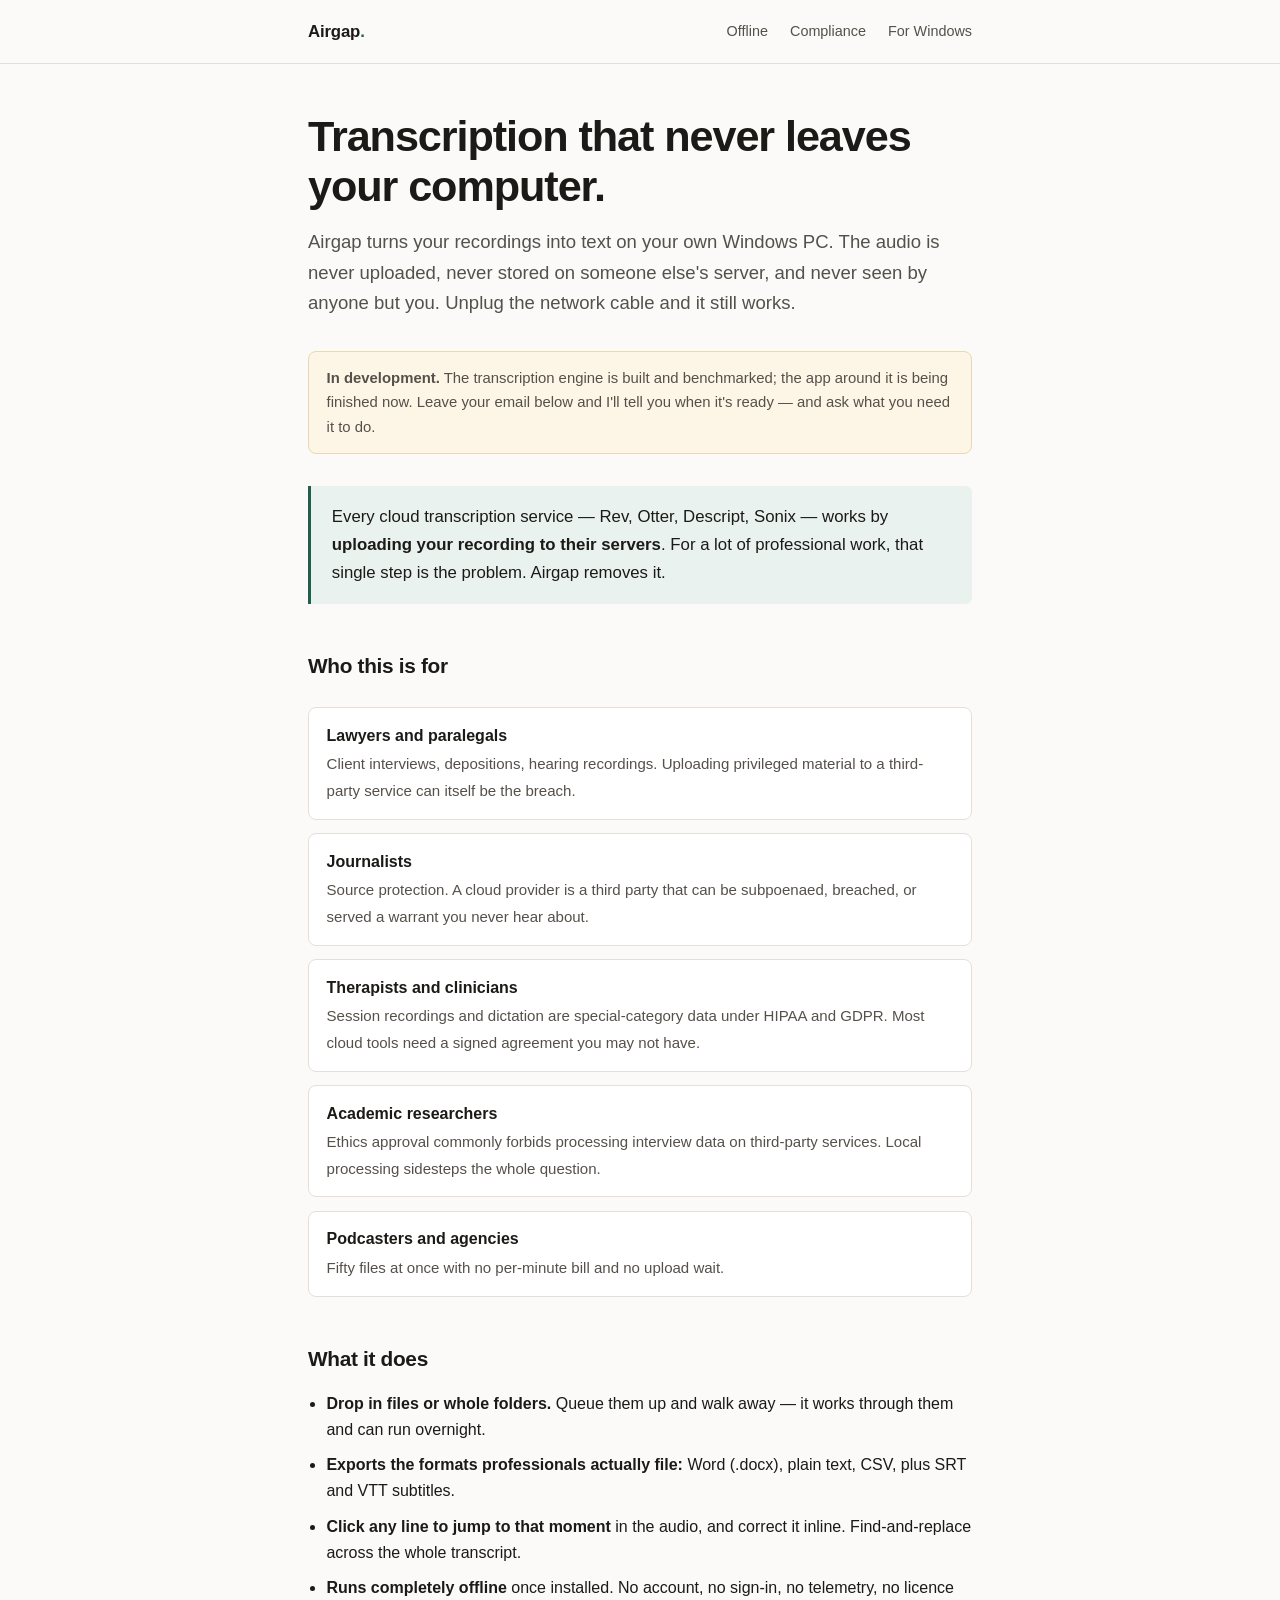
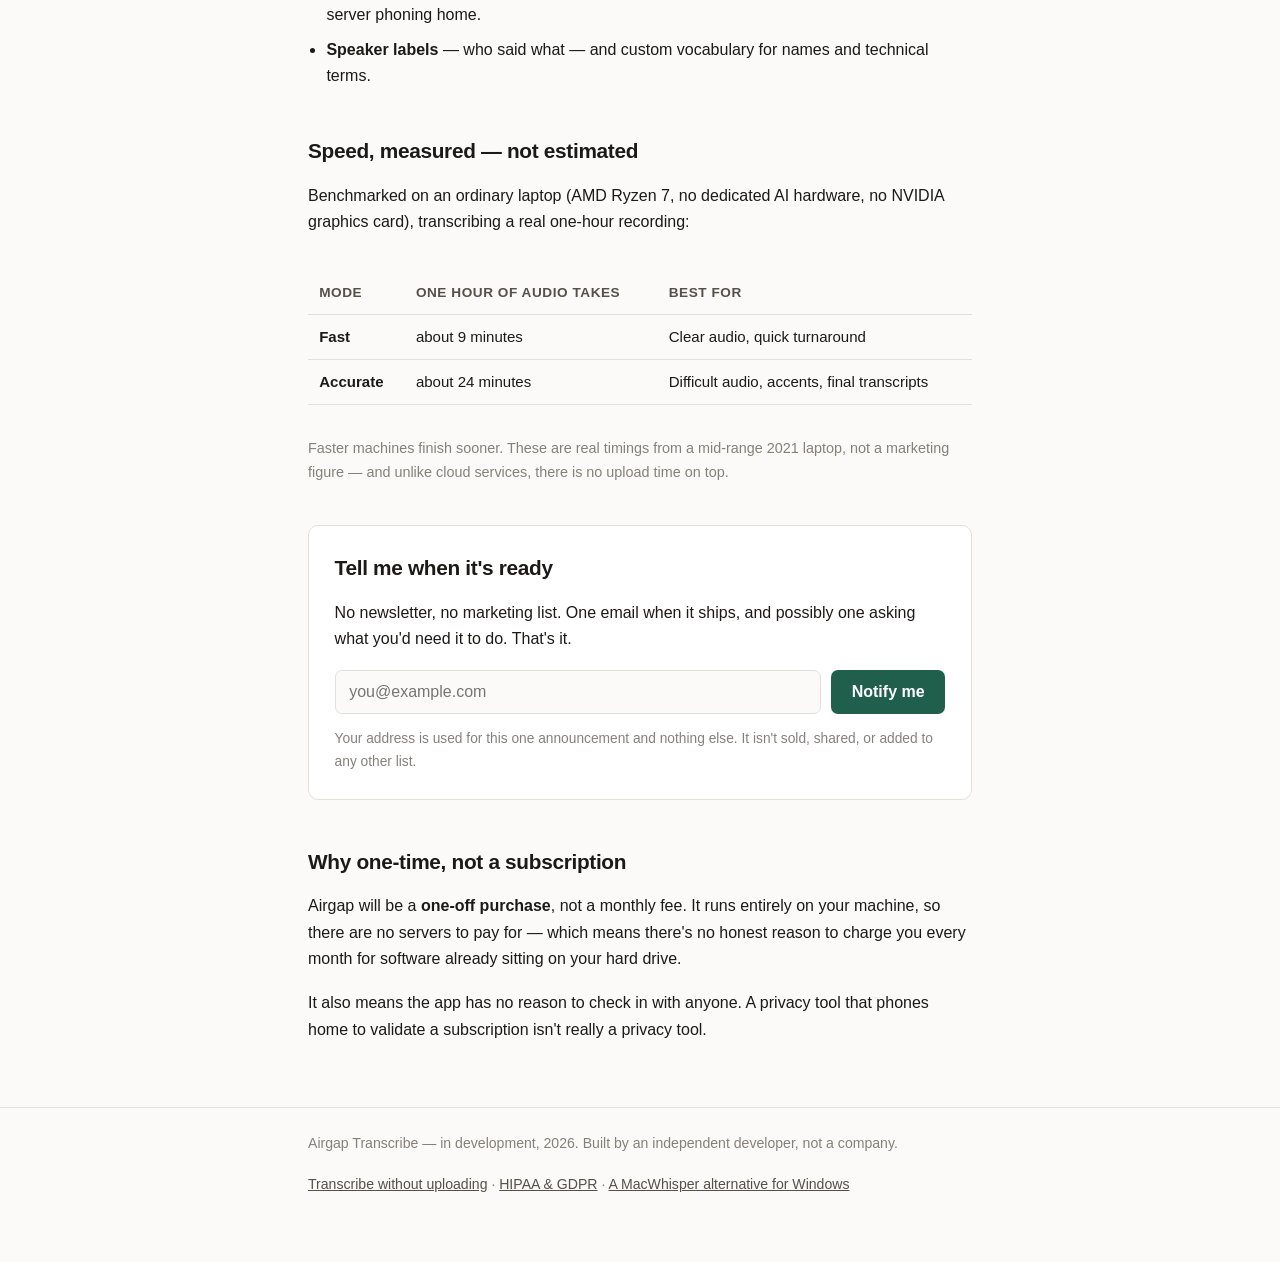
<file: index.html>
<!doctype html>
<html lang="en">
<head>
<meta charset="utf-8">
<meta name="viewport" content="width=device-width,initial-scale=1">
<title>Airgap Transcribe — transcription that never leaves your computer</title>
<meta name="description" content="Transcribe interviews, depositions and sessions entirely on your own Windows PC. No upload, no account, no cloud. For lawyers, journalists, clinicians and researchers who cannot send recordings to a third party.">
<style>
/* Airgap Transcribe - demand test site
   No frameworks, no trackers, no external requests. Loads instantly anywhere. */

:root {
  --bg: #fbfaf8;
  --surface: #ffffff;
  --border: #e3e0da;
  --ink: #1c1a17;
  --ink-soft: #55504a;
  --ink-faint: #86807a;
  --accent: #1f5f4b;
  --accent-soft: #eaf2ef;
  --warn-bg: #fdf6e6;
  --warn-border: #e8d9b0;
  --max: 44rem;
}

@media (prefers-color-scheme: dark) {
  :root {
    --bg: #14161a;
    --surface: #1b1e23;
    --border: #2e333a;
    --ink: #eceae7;
    --ink-soft: #b3aea7;
    --ink-faint: #857f78;
    --accent: #5fc0a0;
    --accent-soft: #16241f;
    --warn-bg: #241f14;
    --warn-border: #4a3f26;
  }
}

* { box-sizing: border-box; }

body {
  margin: 0;
  background: var(--bg);
  color: var(--ink);
  font: 16px/1.65 -apple-system, BlinkMacSystemFont, "Segoe UI", Inter, Roboto, sans-serif;
  -webkit-font-smoothing: antialiased;
}

.wrap { max-width: var(--max); margin: 0 auto; padding: 0 1.25rem; }

header.site {
  border-bottom: 1px solid var(--border);
  padding: 1.1rem 0;
  margin-bottom: 3rem;
}
header.site .wrap { display: flex; align-items: center; justify-content: space-between; gap: 1rem; }
.logo {
  font-weight: 650; letter-spacing: -0.01em; color: var(--ink);
  text-decoration: none; font-size: 1.05rem;
}
.logo span { color: var(--accent); }
header.site nav a {
  color: var(--ink-soft); text-decoration: none; font-size: 0.9rem; margin-left: 1.1rem;
}
header.site nav a:hover { color: var(--accent); }

h1 {
  font-size: clamp(1.9rem, 5vw, 2.7rem);
  line-height: 1.15;
  letter-spacing: -0.025em;
  margin: 0 0 1rem;
  font-weight: 680;
}
h2 {
  font-size: 1.3rem; letter-spacing: -0.015em; margin: 2.8rem 0 0.9rem; font-weight: 640;
}
h3 { font-size: 1.02rem; margin: 1.8rem 0 0.5rem; font-weight: 640; }

.lede { font-size: 1.16rem; color: var(--ink-soft); margin: 0 0 2rem; }

p { margin: 0 0 1.1rem; }
a { color: var(--accent); }
strong { font-weight: 640; }

/* the one idea the page has to land */
.claim {
  border-left: 3px solid var(--accent);
  background: var(--accent-soft);
  padding: 1.1rem 1.3rem;
  margin: 2rem 0;
  border-radius: 0 6px 6px 0;
}
.claim p { margin: 0; font-size: 1.05rem; }

ul.plain { padding-left: 1.15rem; margin: 0 0 1.4rem; }
ul.plain li { margin-bottom: 0.55rem; }

.who { display: grid; gap: 0.85rem; margin: 1.5rem 0 2rem; }
.who div {
  border: 1px solid var(--border); background: var(--surface);
  border-radius: 8px; padding: 0.9rem 1.1rem;
}
.who b { display: block; margin-bottom: 0.15rem; }
.who span { color: var(--ink-soft); font-size: 0.94rem; }

table { width: 100%; border-collapse: collapse; margin: 1.2rem 0 2rem; font-size: 0.94rem; }
th, td { text-align: left; padding: 0.6rem 0.7rem; border-bottom: 1px solid var(--border); }
th { font-weight: 640; color: var(--ink-soft); font-size: 0.85rem; text-transform: uppercase; letter-spacing: 0.04em; }
td:first-child { font-weight: 560; }
.tablescroll { overflow-x: auto; }

/* signup */
.signup {
  border: 1px solid var(--border); background: var(--surface);
  border-radius: 10px; padding: 1.6rem; margin: 2.5rem 0;
}
.signup h2 { margin-top: 0; }
.signup form { display: flex; gap: 0.6rem; flex-wrap: wrap; margin-top: 1rem; }
.signup input[type=email] {
  flex: 1 1 15rem; padding: 0.72rem 0.85rem; font-size: 1rem;
  border: 1px solid var(--border); border-radius: 7px;
  background: var(--bg); color: var(--ink);
}
.signup input[type=email]:focus { outline: 2px solid var(--accent); outline-offset: 1px; }
.signup button {
  padding: 0.72rem 1.3rem; font-size: 1rem; font-weight: 600;
  background: var(--accent); color: #fff; border: 0; border-radius: 7px; cursor: pointer;
}
.signup button:hover { filter: brightness(1.08); }
.signup .note { font-size: 0.86rem; color: var(--ink-faint); margin: 0.9rem 0 0; }

.status {
  background: var(--warn-bg); border: 1px solid var(--warn-border);
  border-radius: 8px; padding: 0.85rem 1.1rem; margin: 0 0 2rem;
  font-size: 0.93rem; color: var(--ink-soft);
}

footer.site {
  margin-top: 4rem; border-top: 1px solid var(--border);
  padding: 1.5rem 0 3rem; font-size: 0.88rem; color: var(--ink-faint);
}
footer.site a { color: var(--ink-soft); }

</style>
</head>
<body>

<header class="site">
  <div class="wrap">
    <a class="logo" href="./">Airgap<span>.</span></a>
    <nav>
      <a href="transcribe-without-uploading">Offline</a>
      <a href="hipaa-gdpr-compliant-transcription">Compliance</a>
      <a href="macwhisper-for-windows">For Windows</a>
    </nav>
  </div>
</header>

<main class="wrap">

  <h1>Transcription that never leaves your computer.</h1>

  <p class="lede">
    Airgap turns your recordings into text on your own Windows PC. The audio is never
    uploaded, never stored on someone else's server, and never seen by anyone but you.
    Unplug the network cable and it still works.
  </p>

  <div class="status">
    <strong>In development.</strong> The transcription engine is built and benchmarked;
    the app around it is being finished now. Leave your email below and I'll tell you when
    it's ready — and ask what you need it to do.
  </div>

  <div class="claim">
    <p>
      Every cloud transcription service — Rev, Otter, Descript, Sonix — works by
      <strong>uploading your recording to their servers</strong>. For a lot of professional
      work, that single step is the problem. Airgap removes it.
    </p>
  </div>

  <h2>Who this is for</h2>

  <div class="who">
    <div>
      <b>Lawyers and paralegals</b>
      <span>Client interviews, depositions, hearing recordings. Uploading privileged
      material to a third-party service can itself be the breach.</span>
    </div>
    <div>
      <b>Journalists</b>
      <span>Source protection. A cloud provider is a third party that can be subpoenaed,
      breached, or served a warrant you never hear about.</span>
    </div>
    <div>
      <b>Therapists and clinicians</b>
      <span>Session recordings and dictation are special-category data under HIPAA and
      GDPR. Most cloud tools need a signed agreement you may not have.</span>
    </div>
    <div>
      <b>Academic researchers</b>
      <span>Ethics approval commonly forbids processing interview data on third-party
      services. Local processing sidesteps the whole question.</span>
    </div>
    <div>
      <b>Podcasters and agencies</b>
      <span>Fifty files at once with no per-minute bill and no upload wait.</span>
    </div>
  </div>

  <h2>What it does</h2>

  <ul class="plain">
    <li><strong>Drop in files or whole folders.</strong> Queue them up and walk away —
      it works through them and can run overnight.</li>
    <li><strong>Exports the formats professionals actually file:</strong> Word (.docx),
      plain text, CSV, plus SRT and VTT subtitles.</li>
    <li><strong>Click any line to jump to that moment</strong> in the audio, and correct
      it inline. Find-and-replace across the whole transcript.</li>
    <li><strong>Runs completely offline</strong> once installed. No account, no sign-in,
      no telemetry, no licence server phoning home.</li>
    <li><strong>Speaker labels</strong> — who said what — and custom vocabulary for names
      and technical terms.</li>
  </ul>

  <h2>Speed, measured — not estimated</h2>

  <p>
    Benchmarked on an ordinary laptop (AMD Ryzen 7, no dedicated AI hardware, no NVIDIA
    graphics card), transcribing a real one-hour recording:
  </p>

  <div class="tablescroll">
  <table>
    <thead>
      <tr><th>Mode</th><th>One hour of audio takes</th><th>Best for</th></tr>
    </thead>
    <tbody>
      <tr><td>Fast</td><td>about 9 minutes</td><td>Clear audio, quick turnaround</td></tr>
      <tr><td>Accurate</td><td>about 24 minutes</td><td>Difficult audio, accents, final transcripts</td></tr>
    </tbody>
  </table>
  </div>

  <p style="color:var(--ink-faint); font-size:0.9rem;">
    Faster machines finish sooner. These are real timings from a mid-range 2021 laptop,
    not a marketing figure — and unlike cloud services, there is no upload time on top.
  </p>

  <div class="signup" id="notify">
    <h2>Tell me when it's ready</h2>
    <p>
      No newsletter, no marketing list. One email when it ships, and possibly one asking
      what you'd need it to do. That's it.
    </p>

    <form action="https://formspree.io/f/mwlkbqnd" method="POST">
      <input type="email" name="email" placeholder="you@example.com" required
             aria-label="Your email address">
      <input type="hidden" name="_subject" value="Airgap — notify me">
      <button type="submit">Notify me</button>
    </form>

    <p class="note">
      Your address is used for this one announcement and nothing else. It isn't sold,
      shared, or added to any other list.
    </p>
  </div>

  <h2>Why one-time, not a subscription</h2>

  <p>
    Airgap will be a <strong>one-off purchase</strong>, not a monthly fee. It runs entirely
    on your machine, so there are no servers to pay for — which means there's no honest
    reason to charge you every month for software already sitting on your hard drive.
  </p>

  <p>
    It also means the app has no reason to check in with anyone. A privacy tool that phones
    home to validate a subscription isn't really a privacy tool.
  </p>

</main>

<footer class="site">
  <div class="wrap">
    <p>
      Airgap Transcribe — in development, 2026.
      Built by an independent developer, not a company.
    </p>
    <p>
      <a href="transcribe-without-uploading">Transcribe without uploading</a> ·
      <a href="hipaa-gdpr-compliant-transcription">HIPAA &amp; GDPR</a> ·
      <a href="macwhisper-for-windows">A MacWhisper alternative for Windows</a>
    </p>
  </div>
</footer>

</body>
</html>
</file>
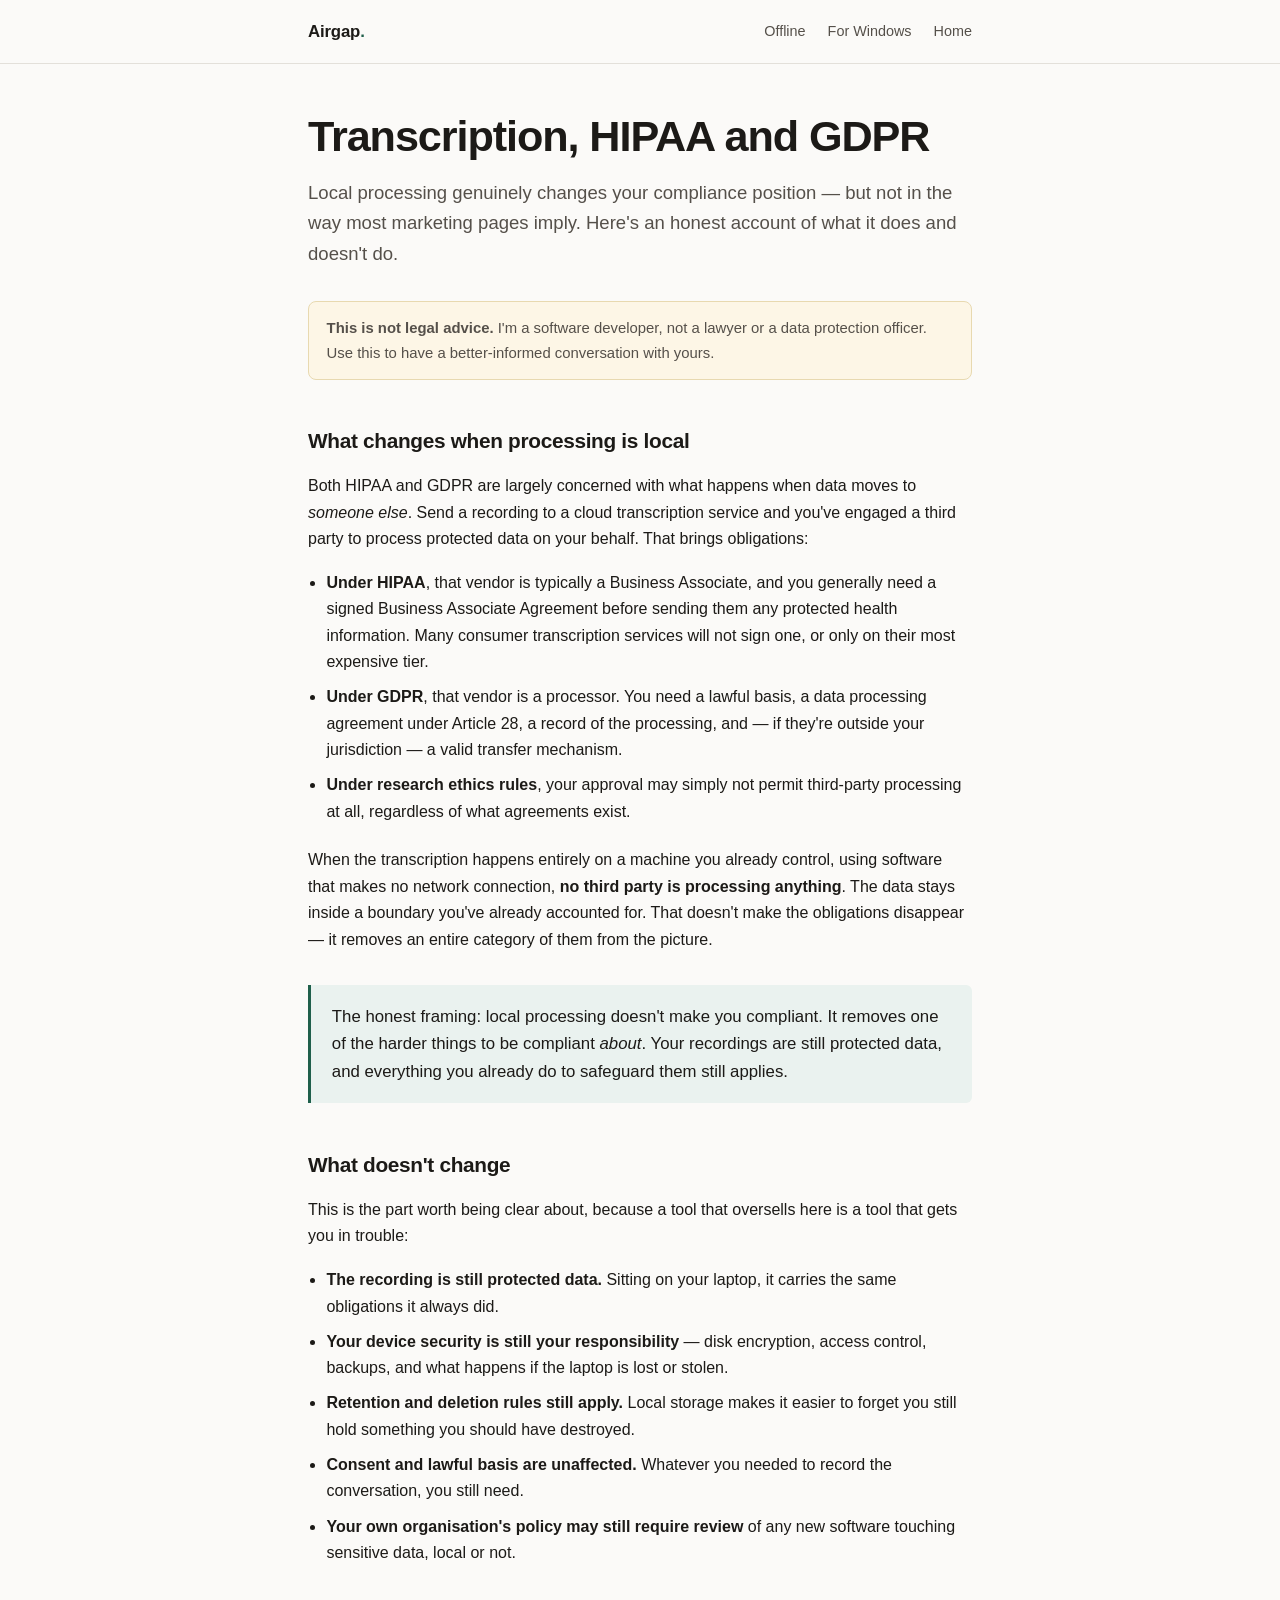
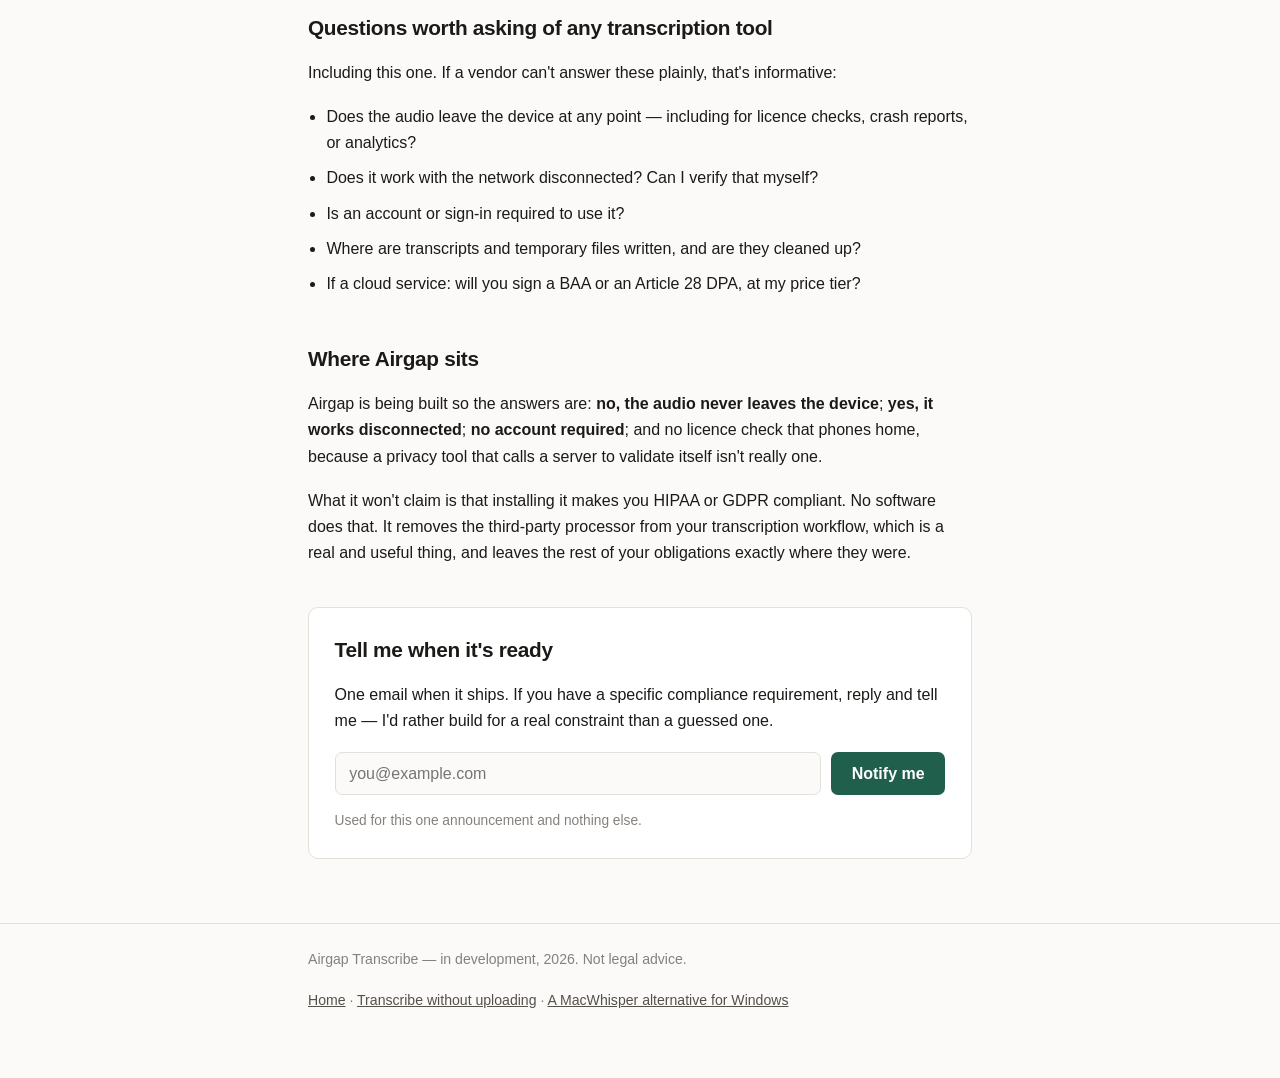
<file: hipaa-gdpr-compliant-transcription.html>
<!doctype html>
<html lang="en">
<head>
<meta charset="utf-8">
<meta name="viewport" content="width=device-width,initial-scale=1">
<title>HIPAA and GDPR compliant transcription: what local processing does and doesn't solve</title>
<meta name="description" content="Local transcription removes the third-party processor from your workflow. Here is what that changes under HIPAA and GDPR, and what it does not change.">
<style>
/* Airgap Transcribe - demand test site
   No frameworks, no trackers, no external requests. Loads instantly anywhere. */

:root {
  --bg: #fbfaf8;
  --surface: #ffffff;
  --border: #e3e0da;
  --ink: #1c1a17;
  --ink-soft: #55504a;
  --ink-faint: #86807a;
  --accent: #1f5f4b;
  --accent-soft: #eaf2ef;
  --warn-bg: #fdf6e6;
  --warn-border: #e8d9b0;
  --max: 44rem;
}

@media (prefers-color-scheme: dark) {
  :root {
    --bg: #14161a;
    --surface: #1b1e23;
    --border: #2e333a;
    --ink: #eceae7;
    --ink-soft: #b3aea7;
    --ink-faint: #857f78;
    --accent: #5fc0a0;
    --accent-soft: #16241f;
    --warn-bg: #241f14;
    --warn-border: #4a3f26;
  }
}

* { box-sizing: border-box; }

body {
  margin: 0;
  background: var(--bg);
  color: var(--ink);
  font: 16px/1.65 -apple-system, BlinkMacSystemFont, "Segoe UI", Inter, Roboto, sans-serif;
  -webkit-font-smoothing: antialiased;
}

.wrap { max-width: var(--max); margin: 0 auto; padding: 0 1.25rem; }

header.site {
  border-bottom: 1px solid var(--border);
  padding: 1.1rem 0;
  margin-bottom: 3rem;
}
header.site .wrap { display: flex; align-items: center; justify-content: space-between; gap: 1rem; }
.logo {
  font-weight: 650; letter-spacing: -0.01em; color: var(--ink);
  text-decoration: none; font-size: 1.05rem;
}
.logo span { color: var(--accent); }
header.site nav a {
  color: var(--ink-soft); text-decoration: none; font-size: 0.9rem; margin-left: 1.1rem;
}
header.site nav a:hover { color: var(--accent); }

h1 {
  font-size: clamp(1.9rem, 5vw, 2.7rem);
  line-height: 1.15;
  letter-spacing: -0.025em;
  margin: 0 0 1rem;
  font-weight: 680;
}
h2 {
  font-size: 1.3rem; letter-spacing: -0.015em; margin: 2.8rem 0 0.9rem; font-weight: 640;
}
h3 { font-size: 1.02rem; margin: 1.8rem 0 0.5rem; font-weight: 640; }

.lede { font-size: 1.16rem; color: var(--ink-soft); margin: 0 0 2rem; }

p { margin: 0 0 1.1rem; }
a { color: var(--accent); }
strong { font-weight: 640; }

/* the one idea the page has to land */
.claim {
  border-left: 3px solid var(--accent);
  background: var(--accent-soft);
  padding: 1.1rem 1.3rem;
  margin: 2rem 0;
  border-radius: 0 6px 6px 0;
}
.claim p { margin: 0; font-size: 1.05rem; }

ul.plain { padding-left: 1.15rem; margin: 0 0 1.4rem; }
ul.plain li { margin-bottom: 0.55rem; }

.who { display: grid; gap: 0.85rem; margin: 1.5rem 0 2rem; }
.who div {
  border: 1px solid var(--border); background: var(--surface);
  border-radius: 8px; padding: 0.9rem 1.1rem;
}
.who b { display: block; margin-bottom: 0.15rem; }
.who span { color: var(--ink-soft); font-size: 0.94rem; }

table { width: 100%; border-collapse: collapse; margin: 1.2rem 0 2rem; font-size: 0.94rem; }
th, td { text-align: left; padding: 0.6rem 0.7rem; border-bottom: 1px solid var(--border); }
th { font-weight: 640; color: var(--ink-soft); font-size: 0.85rem; text-transform: uppercase; letter-spacing: 0.04em; }
td:first-child { font-weight: 560; }
.tablescroll { overflow-x: auto; }

/* signup */
.signup {
  border: 1px solid var(--border); background: var(--surface);
  border-radius: 10px; padding: 1.6rem; margin: 2.5rem 0;
}
.signup h2 { margin-top: 0; }
.signup form { display: flex; gap: 0.6rem; flex-wrap: wrap; margin-top: 1rem; }
.signup input[type=email] {
  flex: 1 1 15rem; padding: 0.72rem 0.85rem; font-size: 1rem;
  border: 1px solid var(--border); border-radius: 7px;
  background: var(--bg); color: var(--ink);
}
.signup input[type=email]:focus { outline: 2px solid var(--accent); outline-offset: 1px; }
.signup button {
  padding: 0.72rem 1.3rem; font-size: 1rem; font-weight: 600;
  background: var(--accent); color: #fff; border: 0; border-radius: 7px; cursor: pointer;
}
.signup button:hover { filter: brightness(1.08); }
.signup .note { font-size: 0.86rem; color: var(--ink-faint); margin: 0.9rem 0 0; }

.status {
  background: var(--warn-bg); border: 1px solid var(--warn-border);
  border-radius: 8px; padding: 0.85rem 1.1rem; margin: 0 0 2rem;
  font-size: 0.93rem; color: var(--ink-soft);
}

footer.site {
  margin-top: 4rem; border-top: 1px solid var(--border);
  padding: 1.5rem 0 3rem; font-size: 0.88rem; color: var(--ink-faint);
}
footer.site a { color: var(--ink-soft); }

</style>
</head>
<body>

<header class="site">
  <div class="wrap">
    <a class="logo" href="./">Airgap<span>.</span></a>
    <nav>
      <a href="transcribe-without-uploading">Offline</a>
      <a href="macwhisper-for-windows">For Windows</a>
      <a href="./">Home</a>
    </nav>
  </div>
</header>

<main class="wrap">

  <h1>Transcription, HIPAA and GDPR</h1>

  <p class="lede">
    Local processing genuinely changes your compliance position — but not in the way most
    marketing pages imply. Here's an honest account of what it does and doesn't do.
  </p>

  <div class="status">
    <strong>This is not legal advice.</strong> I'm a software developer, not a lawyer or a
    data protection officer. Use this to have a better-informed conversation with yours.
  </div>

  <h2>What changes when processing is local</h2>

  <p>
    Both HIPAA and GDPR are largely concerned with what happens when data moves to
    <em>someone else</em>. Send a recording to a cloud transcription service and you've
    engaged a third party to process protected data on your behalf. That brings obligations:
  </p>

  <ul class="plain">
    <li><strong>Under HIPAA</strong>, that vendor is typically a Business Associate, and you
      generally need a signed Business Associate Agreement before sending them any
      protected health information. Many consumer transcription services will not sign one,
      or only on their most expensive tier.</li>
    <li><strong>Under GDPR</strong>, that vendor is a processor. You need a lawful basis, a
      data processing agreement under Article 28, a record of the processing, and — if
      they're outside your jurisdiction — a valid transfer mechanism.</li>
    <li><strong>Under research ethics rules</strong>, your approval may simply not permit
      third-party processing at all, regardless of what agreements exist.</li>
  </ul>

  <p>
    When the transcription happens entirely on a machine you already control, using software
    that makes no network connection, <strong>no third party is processing anything</strong>.
    The data stays inside a boundary you've already accounted for. That doesn't make the
    obligations disappear — it removes an entire category of them from the picture.
  </p>

  <div class="claim">
    <p>
      The honest framing: local processing doesn't make you compliant. It removes one of
      the harder things to be compliant <em>about</em>. Your recordings are still protected
      data, and everything you already do to safeguard them still applies.
    </p>
  </div>

  <h2>What doesn't change</h2>

  <p>
    This is the part worth being clear about, because a tool that oversells here is a tool
    that gets you in trouble:
  </p>

  <ul class="plain">
    <li><strong>The recording is still protected data.</strong> Sitting on your laptop, it
      carries the same obligations it always did.</li>
    <li><strong>Your device security is still your responsibility</strong> — disk
      encryption, access control, backups, and what happens if the laptop is lost or stolen.</li>
    <li><strong>Retention and deletion rules still apply.</strong> Local storage makes it
      easier to forget you still hold something you should have destroyed.</li>
    <li><strong>Consent and lawful basis are unaffected.</strong> Whatever you needed to
      record the conversation, you still need.</li>
    <li><strong>Your own organisation's policy may still require review</strong> of any new
      software touching sensitive data, local or not.</li>
  </ul>

  <h2>Questions worth asking of any transcription tool</h2>

  <p>Including this one. If a vendor can't answer these plainly, that's informative:</p>

  <ul class="plain">
    <li>Does the audio leave the device at any point — including for licence checks,
      crash reports, or analytics?</li>
    <li>Does it work with the network disconnected? Can I verify that myself?</li>
    <li>Is an account or sign-in required to use it?</li>
    <li>Where are transcripts and temporary files written, and are they cleaned up?</li>
    <li>If a cloud service: will you sign a BAA or an Article 28 DPA, at my price tier?</li>
  </ul>

  <h2>Where Airgap sits</h2>

  <p>
    Airgap is being built so the answers are: <strong>no, the audio never leaves the
    device</strong>; <strong>yes, it works disconnected</strong>; <strong>no account
    required</strong>; and no licence check that phones home, because a privacy tool that
    calls a server to validate itself isn't really one.
  </p>

  <p>
    What it won't claim is that installing it makes you HIPAA or GDPR compliant. No software
    does that. It removes the third-party processor from your transcription workflow, which
    is a real and useful thing, and leaves the rest of your obligations exactly where they
    were.
  </p>

  <div class="signup" id="notify">
    <h2>Tell me when it's ready</h2>
    <p>One email when it ships. If you have a specific compliance requirement, reply and
      tell me — I'd rather build for a real constraint than a guessed one.</p>
    <form action="https://formspree.io/f/mwlkbqnd" method="POST">
      <input type="email" name="email" placeholder="you@example.com" required
             aria-label="Your email address">
      <input type="hidden" name="_subject" value="Airgap — notify me (compliance page)">
      <button type="submit">Notify me</button>
    </form>
    <p class="note">Used for this one announcement and nothing else.</p>
  </div>

</main>

<footer class="site">
  <div class="wrap">
    <p>Airgap Transcribe — in development, 2026. Not legal advice.</p>
    <p><a href="./">Home</a> · <a href="transcribe-without-uploading">Transcribe without uploading</a> · <a href="macwhisper-for-windows">A MacWhisper alternative for Windows</a></p>
  </div>
</footer>

</body>
</html>
</file>
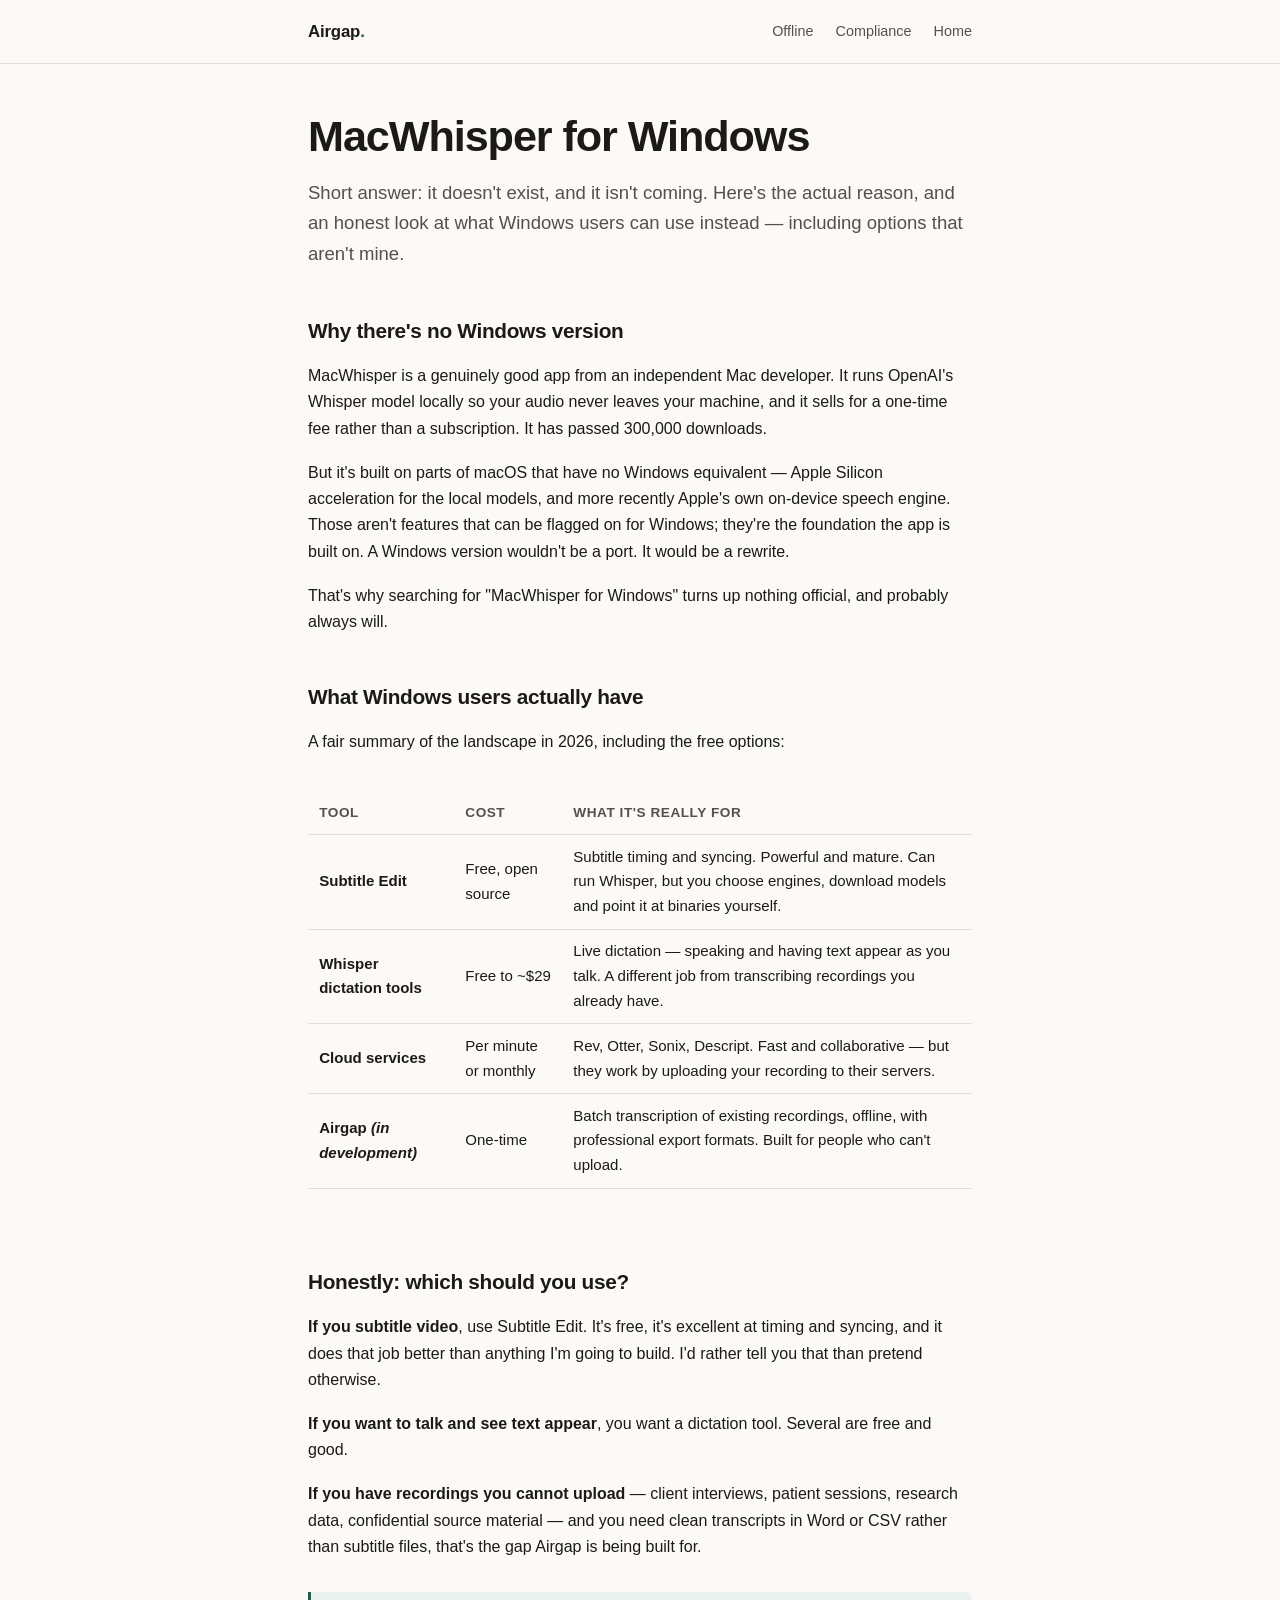
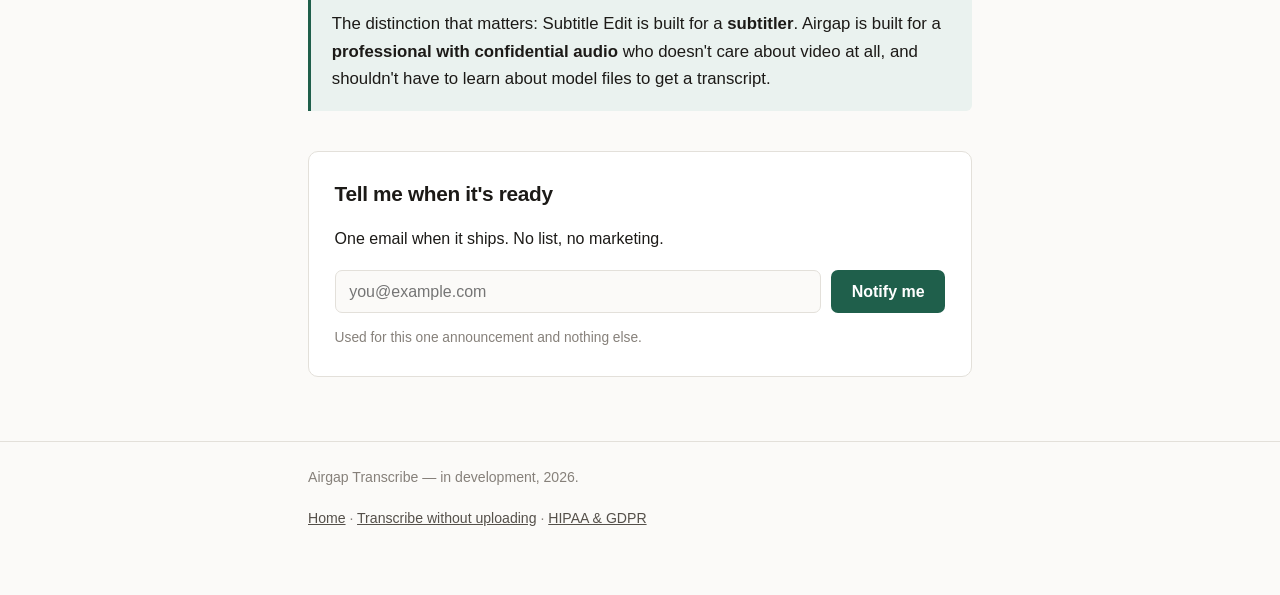
<file: macwhisper-for-windows.html>
<!doctype html>
<html lang="en">
<head>
<meta charset="utf-8">
<meta name="viewport" content="width=device-width,initial-scale=1">
<title>MacWhisper for Windows: why it doesn't exist, and what to use instead</title>
<meta name="description" content="MacWhisper is Mac-only and cannot be ported to Windows. Here is why, an honest look at the Windows alternatives in 2026, and which one fits your job.">
<style>
/* Airgap Transcribe - demand test site
   No frameworks, no trackers, no external requests. Loads instantly anywhere. */

:root {
  --bg: #fbfaf8;
  --surface: #ffffff;
  --border: #e3e0da;
  --ink: #1c1a17;
  --ink-soft: #55504a;
  --ink-faint: #86807a;
  --accent: #1f5f4b;
  --accent-soft: #eaf2ef;
  --warn-bg: #fdf6e6;
  --warn-border: #e8d9b0;
  --max: 44rem;
}

@media (prefers-color-scheme: dark) {
  :root {
    --bg: #14161a;
    --surface: #1b1e23;
    --border: #2e333a;
    --ink: #eceae7;
    --ink-soft: #b3aea7;
    --ink-faint: #857f78;
    --accent: #5fc0a0;
    --accent-soft: #16241f;
    --warn-bg: #241f14;
    --warn-border: #4a3f26;
  }
}

* { box-sizing: border-box; }

body {
  margin: 0;
  background: var(--bg);
  color: var(--ink);
  font: 16px/1.65 -apple-system, BlinkMacSystemFont, "Segoe UI", Inter, Roboto, sans-serif;
  -webkit-font-smoothing: antialiased;
}

.wrap { max-width: var(--max); margin: 0 auto; padding: 0 1.25rem; }

header.site {
  border-bottom: 1px solid var(--border);
  padding: 1.1rem 0;
  margin-bottom: 3rem;
}
header.site .wrap { display: flex; align-items: center; justify-content: space-between; gap: 1rem; }
.logo {
  font-weight: 650; letter-spacing: -0.01em; color: var(--ink);
  text-decoration: none; font-size: 1.05rem;
}
.logo span { color: var(--accent); }
header.site nav a {
  color: var(--ink-soft); text-decoration: none; font-size: 0.9rem; margin-left: 1.1rem;
}
header.site nav a:hover { color: var(--accent); }

h1 {
  font-size: clamp(1.9rem, 5vw, 2.7rem);
  line-height: 1.15;
  letter-spacing: -0.025em;
  margin: 0 0 1rem;
  font-weight: 680;
}
h2 {
  font-size: 1.3rem; letter-spacing: -0.015em; margin: 2.8rem 0 0.9rem; font-weight: 640;
}
h3 { font-size: 1.02rem; margin: 1.8rem 0 0.5rem; font-weight: 640; }

.lede { font-size: 1.16rem; color: var(--ink-soft); margin: 0 0 2rem; }

p { margin: 0 0 1.1rem; }
a { color: var(--accent); }
strong { font-weight: 640; }

/* the one idea the page has to land */
.claim {
  border-left: 3px solid var(--accent);
  background: var(--accent-soft);
  padding: 1.1rem 1.3rem;
  margin: 2rem 0;
  border-radius: 0 6px 6px 0;
}
.claim p { margin: 0; font-size: 1.05rem; }

ul.plain { padding-left: 1.15rem; margin: 0 0 1.4rem; }
ul.plain li { margin-bottom: 0.55rem; }

.who { display: grid; gap: 0.85rem; margin: 1.5rem 0 2rem; }
.who div {
  border: 1px solid var(--border); background: var(--surface);
  border-radius: 8px; padding: 0.9rem 1.1rem;
}
.who b { display: block; margin-bottom: 0.15rem; }
.who span { color: var(--ink-soft); font-size: 0.94rem; }

table { width: 100%; border-collapse: collapse; margin: 1.2rem 0 2rem; font-size: 0.94rem; }
th, td { text-align: left; padding: 0.6rem 0.7rem; border-bottom: 1px solid var(--border); }
th { font-weight: 640; color: var(--ink-soft); font-size: 0.85rem; text-transform: uppercase; letter-spacing: 0.04em; }
td:first-child { font-weight: 560; }
.tablescroll { overflow-x: auto; }

/* signup */
.signup {
  border: 1px solid var(--border); background: var(--surface);
  border-radius: 10px; padding: 1.6rem; margin: 2.5rem 0;
}
.signup h2 { margin-top: 0; }
.signup form { display: flex; gap: 0.6rem; flex-wrap: wrap; margin-top: 1rem; }
.signup input[type=email] {
  flex: 1 1 15rem; padding: 0.72rem 0.85rem; font-size: 1rem;
  border: 1px solid var(--border); border-radius: 7px;
  background: var(--bg); color: var(--ink);
}
.signup input[type=email]:focus { outline: 2px solid var(--accent); outline-offset: 1px; }
.signup button {
  padding: 0.72rem 1.3rem; font-size: 1rem; font-weight: 600;
  background: var(--accent); color: #fff; border: 0; border-radius: 7px; cursor: pointer;
}
.signup button:hover { filter: brightness(1.08); }
.signup .note { font-size: 0.86rem; color: var(--ink-faint); margin: 0.9rem 0 0; }

.status {
  background: var(--warn-bg); border: 1px solid var(--warn-border);
  border-radius: 8px; padding: 0.85rem 1.1rem; margin: 0 0 2rem;
  font-size: 0.93rem; color: var(--ink-soft);
}

footer.site {
  margin-top: 4rem; border-top: 1px solid var(--border);
  padding: 1.5rem 0 3rem; font-size: 0.88rem; color: var(--ink-faint);
}
footer.site a { color: var(--ink-soft); }

</style>
</head>
<body>

<header class="site">
  <div class="wrap">
    <a class="logo" href="./">Airgap<span>.</span></a>
    <nav>
      <a href="transcribe-without-uploading">Offline</a>
      <a href="hipaa-gdpr-compliant-transcription">Compliance</a>
      <a href="./">Home</a>
    </nav>
  </div>
</header>

<main class="wrap">

  <h1>MacWhisper for Windows</h1>

  <p class="lede">
    Short answer: it doesn't exist, and it isn't coming. Here's the actual reason, and an
    honest look at what Windows users can use instead — including options that aren't mine.
  </p>

  <h2>Why there's no Windows version</h2>

  <p>
    MacWhisper is a genuinely good app from an independent Mac developer. It runs OpenAI's
    Whisper model locally so your audio never leaves your machine, and it sells for a
    one-time fee rather than a subscription. It has passed 300,000 downloads.
  </p>

  <p>
    But it's built on parts of macOS that have no Windows equivalent — Apple Silicon
    acceleration for the local models, and more recently Apple's own on-device speech
    engine. Those aren't features that can be flagged on for Windows; they're the
    foundation the app is built on. A Windows version wouldn't be a port. It would be a
    rewrite.
  </p>

  <p>
    That's why searching for "MacWhisper for Windows" turns up nothing official, and
    probably always will.
  </p>

  <h2>What Windows users actually have</h2>

  <p>
    A fair summary of the landscape in 2026, including the free options:
  </p>

  <div class="tablescroll">
  <table>
    <thead>
      <tr><th>Tool</th><th>Cost</th><th>What it's really for</th></tr>
    </thead>
    <tbody>
      <tr>
        <td>Subtitle Edit</td><td>Free, open source</td>
        <td>Subtitle timing and syncing. Powerful and mature. Can run Whisper, but you
        choose engines, download models and point it at binaries yourself.</td>
      </tr>
      <tr>
        <td>Whisper dictation tools</td><td>Free to ~$29</td>
        <td>Live dictation — speaking and having text appear as you talk. A different
        job from transcribing recordings you already have.</td>
      </tr>
      <tr>
        <td>Cloud services</td><td>Per minute or monthly</td>
        <td>Rev, Otter, Sonix, Descript. Fast and collaborative — but they work by
        uploading your recording to their servers.</td>
      </tr>
      <tr>
        <td>Airgap <em>(in development)</em></td><td>One-time</td>
        <td>Batch transcription of existing recordings, offline, with professional
        export formats. Built for people who can't upload.</td>
      </tr>
    </tbody>
  </table>
  </div>

  <h2>Honestly: which should you use?</h2>

  <p>
    <strong>If you subtitle video</strong>, use Subtitle Edit. It's free, it's excellent at
    timing and syncing, and it does that job better than anything I'm going to build. I'd
    rather tell you that than pretend otherwise.
  </p>

  <p>
    <strong>If you want to talk and see text appear</strong>, you want a dictation tool.
    Several are free and good.
  </p>

  <p>
    <strong>If you have recordings you cannot upload</strong> — client interviews, patient
    sessions, research data, confidential source material — and you need clean transcripts
    in Word or CSV rather than subtitle files, that's the gap Airgap is being built for.
  </p>

  <div class="claim">
    <p>
      The distinction that matters: Subtitle Edit is built for a <strong>subtitler</strong>.
      Airgap is built for a <strong>professional with confidential audio</strong> who doesn't
      care about video at all, and shouldn't have to learn about model files to get a
      transcript.
    </p>
  </div>

  <div class="signup" id="notify">
    <h2>Tell me when it's ready</h2>
    <p>One email when it ships. No list, no marketing.</p>
    <form action="https://formspree.io/f/mwlkbqnd" method="POST">
      <input type="email" name="email" placeholder="you@example.com" required
             aria-label="Your email address">
      <input type="hidden" name="_subject" value="Airgap — notify me (MacWhisper page)">
      <button type="submit">Notify me</button>
    </form>
    <p class="note">Used for this one announcement and nothing else.</p>
  </div>

</main>

<footer class="site">
  <div class="wrap">
    <p>Airgap Transcribe — in development, 2026.</p>
    <p><a href="./">Home</a> · <a href="transcribe-without-uploading">Transcribe without uploading</a> · <a href="hipaa-gdpr-compliant-transcription">HIPAA &amp; GDPR</a></p>
  </div>
</footer>

</body>
</html>
</file>
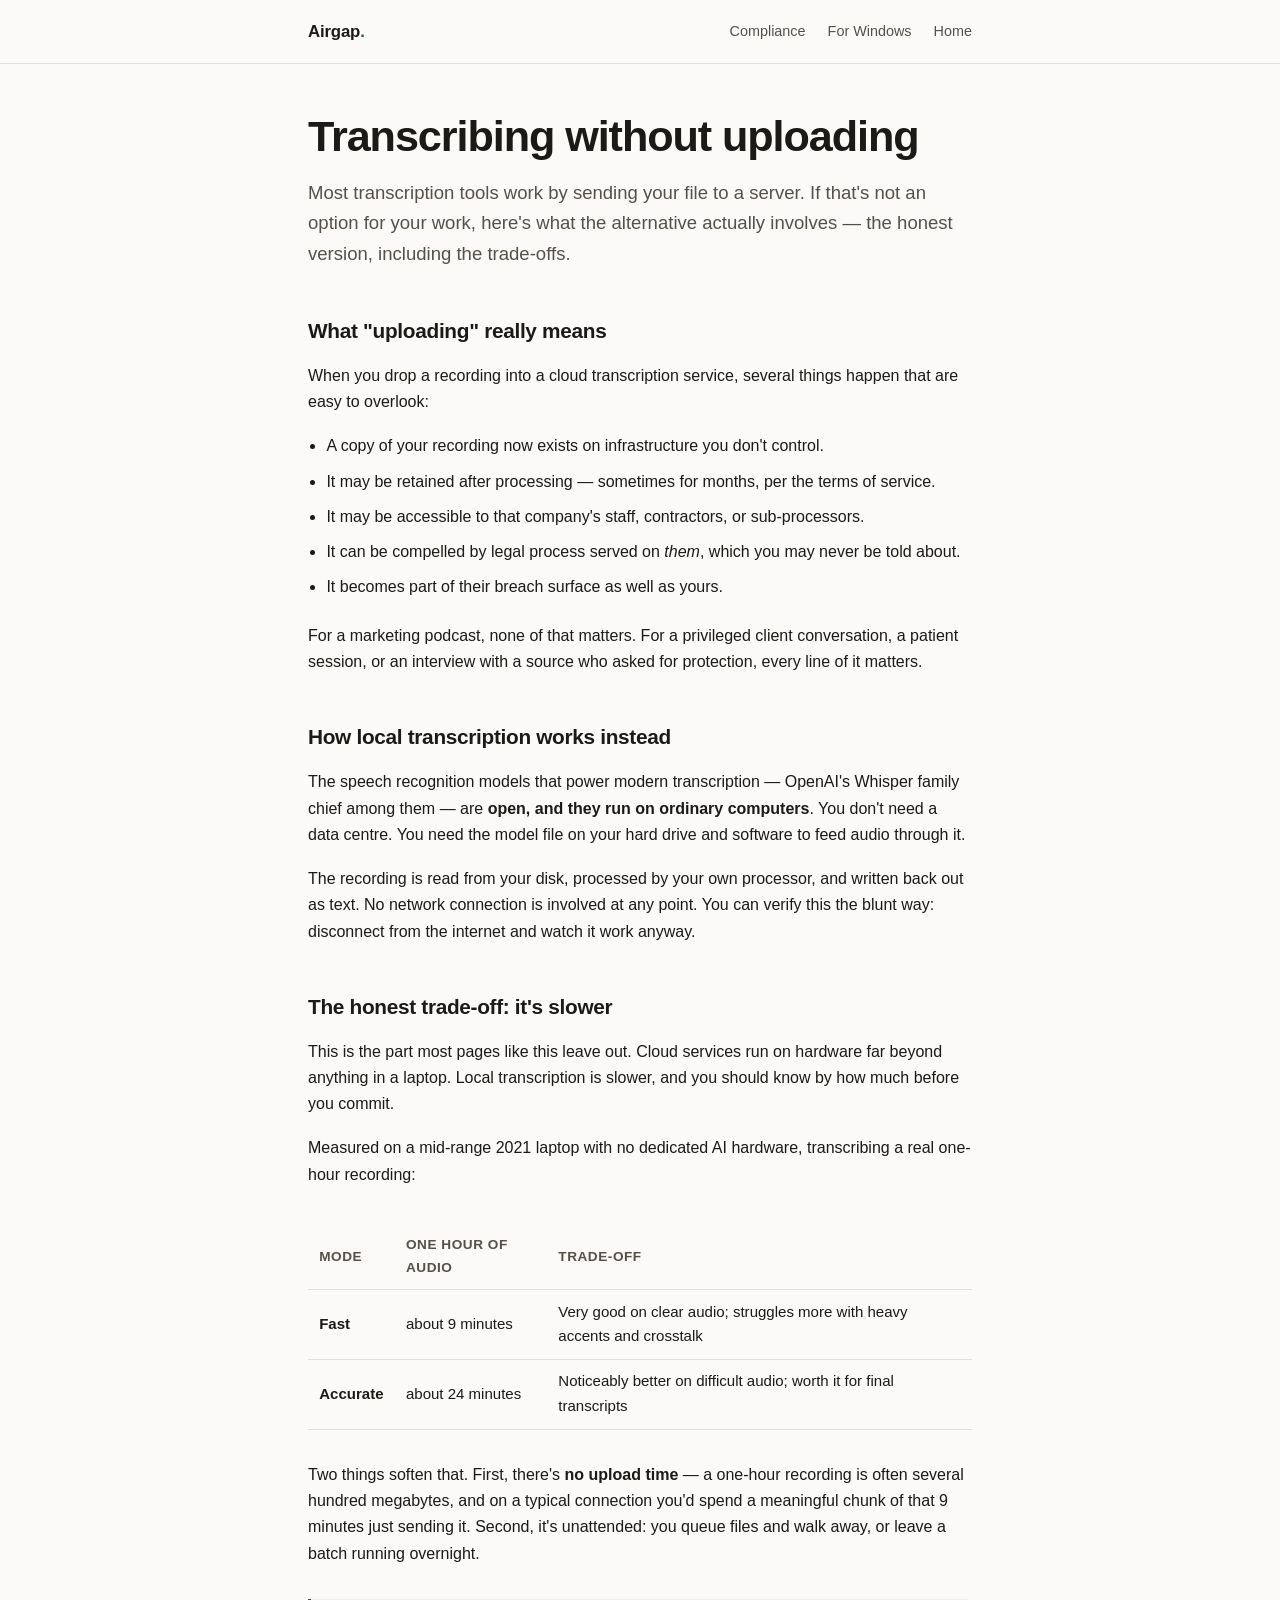
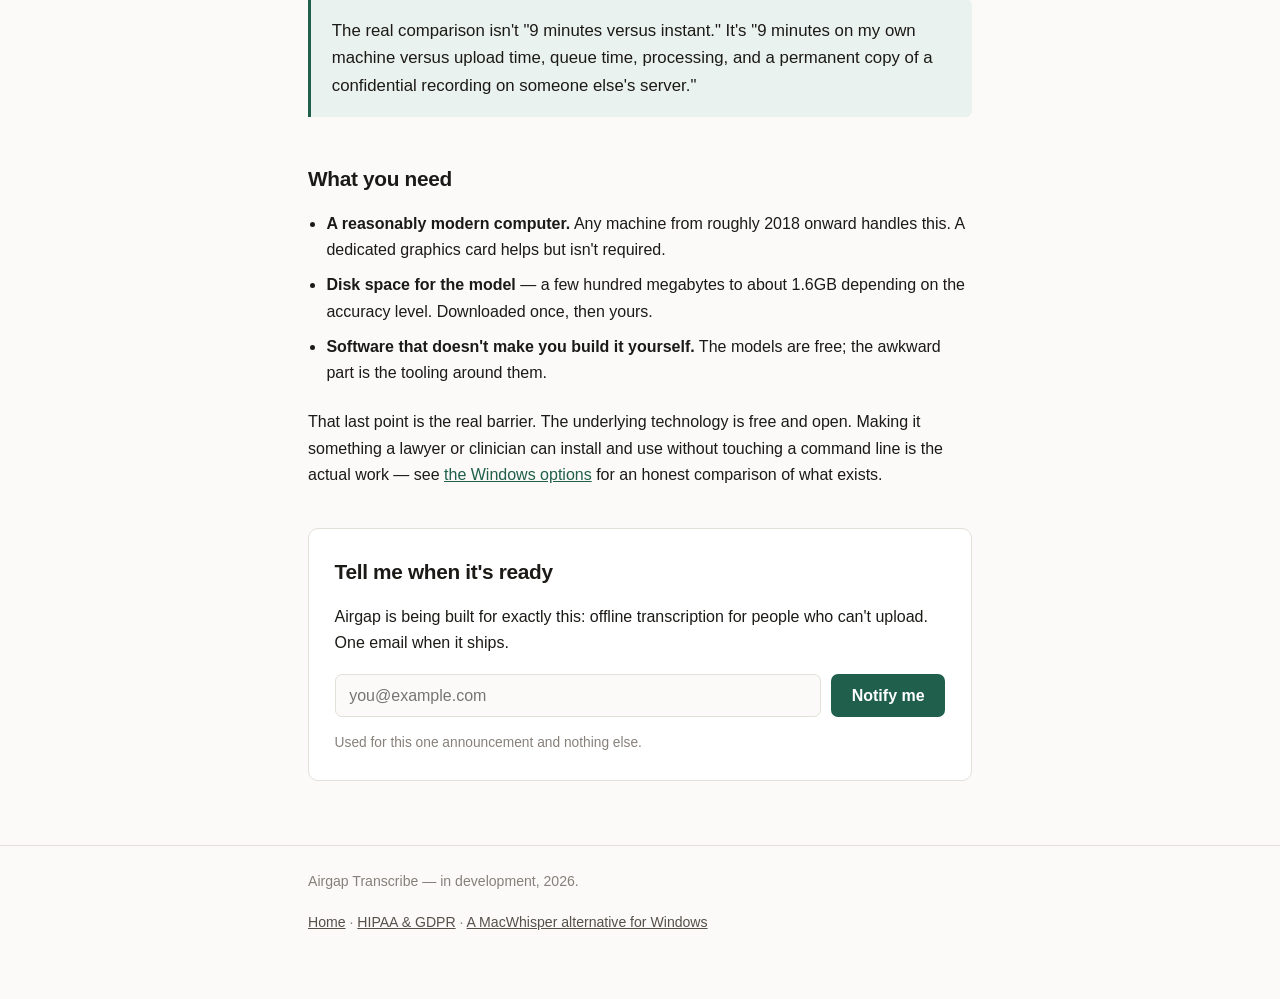
<file: transcribe-without-uploading.html>
<!doctype html>
<html lang="en">
<head>
<meta charset="utf-8">
<meta name="viewport" content="width=device-width,initial-scale=1">
<title>How to transcribe an interview without uploading it anywhere</title>
<meta name="description" content="If you cannot send a recording to a third-party service, you need local transcription. Here is what that means, what it costs in speed, and the options available on Windows in 2026.">
<style>
/* Airgap Transcribe - demand test site
   No frameworks, no trackers, no external requests. Loads instantly anywhere. */

:root {
  --bg: #fbfaf8;
  --surface: #ffffff;
  --border: #e3e0da;
  --ink: #1c1a17;
  --ink-soft: #55504a;
  --ink-faint: #86807a;
  --accent: #1f5f4b;
  --accent-soft: #eaf2ef;
  --warn-bg: #fdf6e6;
  --warn-border: #e8d9b0;
  --max: 44rem;
}

@media (prefers-color-scheme: dark) {
  :root {
    --bg: #14161a;
    --surface: #1b1e23;
    --border: #2e333a;
    --ink: #eceae7;
    --ink-soft: #b3aea7;
    --ink-faint: #857f78;
    --accent: #5fc0a0;
    --accent-soft: #16241f;
    --warn-bg: #241f14;
    --warn-border: #4a3f26;
  }
}

* { box-sizing: border-box; }

body {
  margin: 0;
  background: var(--bg);
  color: var(--ink);
  font: 16px/1.65 -apple-system, BlinkMacSystemFont, "Segoe UI", Inter, Roboto, sans-serif;
  -webkit-font-smoothing: antialiased;
}

.wrap { max-width: var(--max); margin: 0 auto; padding: 0 1.25rem; }

header.site {
  border-bottom: 1px solid var(--border);
  padding: 1.1rem 0;
  margin-bottom: 3rem;
}
header.site .wrap { display: flex; align-items: center; justify-content: space-between; gap: 1rem; }
.logo {
  font-weight: 650; letter-spacing: -0.01em; color: var(--ink);
  text-decoration: none; font-size: 1.05rem;
}
.logo span { color: var(--accent); }
header.site nav a {
  color: var(--ink-soft); text-decoration: none; font-size: 0.9rem; margin-left: 1.1rem;
}
header.site nav a:hover { color: var(--accent); }

h1 {
  font-size: clamp(1.9rem, 5vw, 2.7rem);
  line-height: 1.15;
  letter-spacing: -0.025em;
  margin: 0 0 1rem;
  font-weight: 680;
}
h2 {
  font-size: 1.3rem; letter-spacing: -0.015em; margin: 2.8rem 0 0.9rem; font-weight: 640;
}
h3 { font-size: 1.02rem; margin: 1.8rem 0 0.5rem; font-weight: 640; }

.lede { font-size: 1.16rem; color: var(--ink-soft); margin: 0 0 2rem; }

p { margin: 0 0 1.1rem; }
a { color: var(--accent); }
strong { font-weight: 640; }

/* the one idea the page has to land */
.claim {
  border-left: 3px solid var(--accent);
  background: var(--accent-soft);
  padding: 1.1rem 1.3rem;
  margin: 2rem 0;
  border-radius: 0 6px 6px 0;
}
.claim p { margin: 0; font-size: 1.05rem; }

ul.plain { padding-left: 1.15rem; margin: 0 0 1.4rem; }
ul.plain li { margin-bottom: 0.55rem; }

.who { display: grid; gap: 0.85rem; margin: 1.5rem 0 2rem; }
.who div {
  border: 1px solid var(--border); background: var(--surface);
  border-radius: 8px; padding: 0.9rem 1.1rem;
}
.who b { display: block; margin-bottom: 0.15rem; }
.who span { color: var(--ink-soft); font-size: 0.94rem; }

table { width: 100%; border-collapse: collapse; margin: 1.2rem 0 2rem; font-size: 0.94rem; }
th, td { text-align: left; padding: 0.6rem 0.7rem; border-bottom: 1px solid var(--border); }
th { font-weight: 640; color: var(--ink-soft); font-size: 0.85rem; text-transform: uppercase; letter-spacing: 0.04em; }
td:first-child { font-weight: 560; }
.tablescroll { overflow-x: auto; }

/* signup */
.signup {
  border: 1px solid var(--border); background: var(--surface);
  border-radius: 10px; padding: 1.6rem; margin: 2.5rem 0;
}
.signup h2 { margin-top: 0; }
.signup form { display: flex; gap: 0.6rem; flex-wrap: wrap; margin-top: 1rem; }
.signup input[type=email] {
  flex: 1 1 15rem; padding: 0.72rem 0.85rem; font-size: 1rem;
  border: 1px solid var(--border); border-radius: 7px;
  background: var(--bg); color: var(--ink);
}
.signup input[type=email]:focus { outline: 2px solid var(--accent); outline-offset: 1px; }
.signup button {
  padding: 0.72rem 1.3rem; font-size: 1rem; font-weight: 600;
  background: var(--accent); color: #fff; border: 0; border-radius: 7px; cursor: pointer;
}
.signup button:hover { filter: brightness(1.08); }
.signup .note { font-size: 0.86rem; color: var(--ink-faint); margin: 0.9rem 0 0; }

.status {
  background: var(--warn-bg); border: 1px solid var(--warn-border);
  border-radius: 8px; padding: 0.85rem 1.1rem; margin: 0 0 2rem;
  font-size: 0.93rem; color: var(--ink-soft);
}

footer.site {
  margin-top: 4rem; border-top: 1px solid var(--border);
  padding: 1.5rem 0 3rem; font-size: 0.88rem; color: var(--ink-faint);
}
footer.site a { color: var(--ink-soft); }

</style>
</head>
<body>

<header class="site">
  <div class="wrap">
    <a class="logo" href="./">Airgap<span>.</span></a>
    <nav>
      <a href="hipaa-gdpr-compliant-transcription">Compliance</a>
      <a href="macwhisper-for-windows">For Windows</a>
      <a href="./">Home</a>
    </nav>
  </div>
</header>

<main class="wrap">

  <h1>Transcribing without uploading</h1>

  <p class="lede">
    Most transcription tools work by sending your file to a server. If that's not an option
    for your work, here's what the alternative actually involves — the honest version,
    including the trade-offs.
  </p>

  <h2>What "uploading" really means</h2>

  <p>
    When you drop a recording into a cloud transcription service, several things happen that
    are easy to overlook:
  </p>

  <ul class="plain">
    <li>A copy of your recording now exists on infrastructure you don't control.</li>
    <li>It may be retained after processing — sometimes for months, per the terms of service.</li>
    <li>It may be accessible to that company's staff, contractors, or sub-processors.</li>
    <li>It can be compelled by legal process served on <em>them</em>, which you may never
      be told about.</li>
    <li>It becomes part of their breach surface as well as yours.</li>
  </ul>

  <p>
    For a marketing podcast, none of that matters. For a privileged client conversation, a
    patient session, or an interview with a source who asked for protection, every line of
    it matters.
  </p>

  <h2>How local transcription works instead</h2>

  <p>
    The speech recognition models that power modern transcription — OpenAI's Whisper family
    chief among them — are <strong>open, and they run on ordinary computers</strong>. You
    don't need a data centre. You need the model file on your hard drive and software to
    feed audio through it.
  </p>

  <p>
    The recording is read from your disk, processed by your own processor, and written back
    out as text. No network connection is involved at any point. You can verify this the
    blunt way: disconnect from the internet and watch it work anyway.
  </p>

  <h2>The honest trade-off: it's slower</h2>

  <p>
    This is the part most pages like this leave out. Cloud services run on hardware far
    beyond anything in a laptop. Local transcription is slower, and you should know by how
    much before you commit.
  </p>

  <p>
    Measured on a mid-range 2021 laptop with no dedicated AI hardware, transcribing a real
    one-hour recording:
  </p>

  <div class="tablescroll">
  <table>
    <thead>
      <tr><th>Mode</th><th>One hour of audio</th><th>Trade-off</th></tr>
    </thead>
    <tbody>
      <tr><td>Fast</td><td>about 9 minutes</td><td>Very good on clear audio; struggles more with heavy accents and crosstalk</td></tr>
      <tr><td>Accurate</td><td>about 24 minutes</td><td>Noticeably better on difficult audio; worth it for final transcripts</td></tr>
    </tbody>
  </table>
  </div>

  <p>
    Two things soften that. First, there's <strong>no upload time</strong> — a one-hour
    recording is often several hundred megabytes, and on a typical connection you'd spend a
    meaningful chunk of that 9 minutes just sending it. Second, it's unattended: you queue
    files and walk away, or leave a batch running overnight.
  </p>

  <div class="claim">
    <p>
      The real comparison isn't "9 minutes versus instant." It's "9 minutes on my own
      machine versus upload time, queue time, processing, and a permanent copy of a
      confidential recording on someone else's server."
    </p>
  </div>

  <h2>What you need</h2>

  <ul class="plain">
    <li><strong>A reasonably modern computer.</strong> Any machine from roughly 2018 onward
      handles this. A dedicated graphics card helps but isn't required.</li>
    <li><strong>Disk space for the model</strong> — a few hundred megabytes to about 1.6GB
      depending on the accuracy level. Downloaded once, then yours.</li>
    <li><strong>Software that doesn't make you build it yourself.</strong> The models are
      free; the awkward part is the tooling around them.</li>
  </ul>

  <p>
    That last point is the real barrier. The underlying technology is free and open. Making
    it something a lawyer or clinician can install and use without touching a command line
    is the actual work — see <a href="macwhisper-for-windows">the Windows options</a>
    for an honest comparison of what exists.
  </p>

  <div class="signup" id="notify">
    <h2>Tell me when it's ready</h2>
    <p>
      Airgap is being built for exactly this: offline transcription for people who can't
      upload. One email when it ships.
    </p>
    <form action="https://formspree.io/f/mwlkbqnd" method="POST">
      <input type="email" name="email" placeholder="you@example.com" required
             aria-label="Your email address">
      <input type="hidden" name="_subject" value="Airgap — notify me (offline page)">
      <button type="submit">Notify me</button>
    </form>
    <p class="note">Used for this one announcement and nothing else.</p>
  </div>

</main>

<footer class="site">
  <div class="wrap">
    <p>Airgap Transcribe — in development, 2026.</p>
    <p><a href="./">Home</a> · <a href="hipaa-gdpr-compliant-transcription">HIPAA &amp; GDPR</a> · <a href="macwhisper-for-windows">A MacWhisper alternative for Windows</a></p>
  </div>
</footer>

</body>
</html>
</file>
